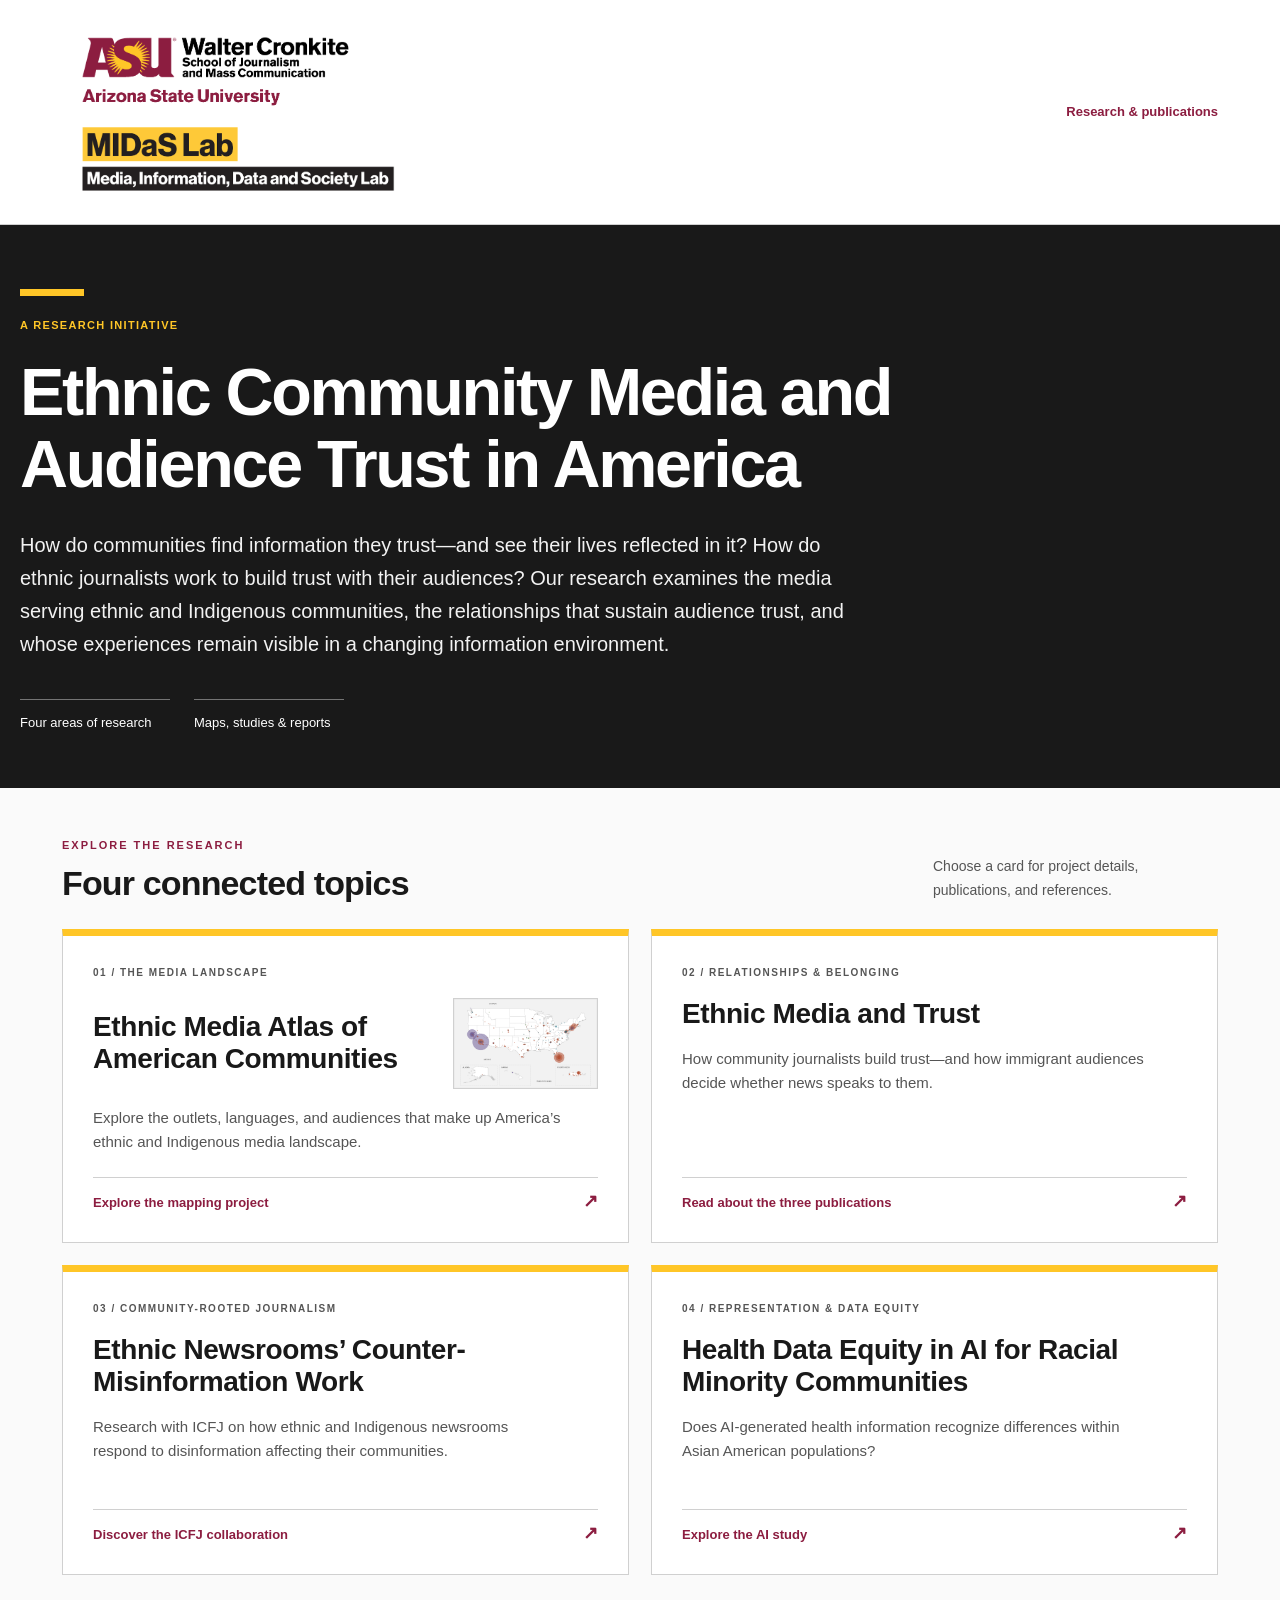
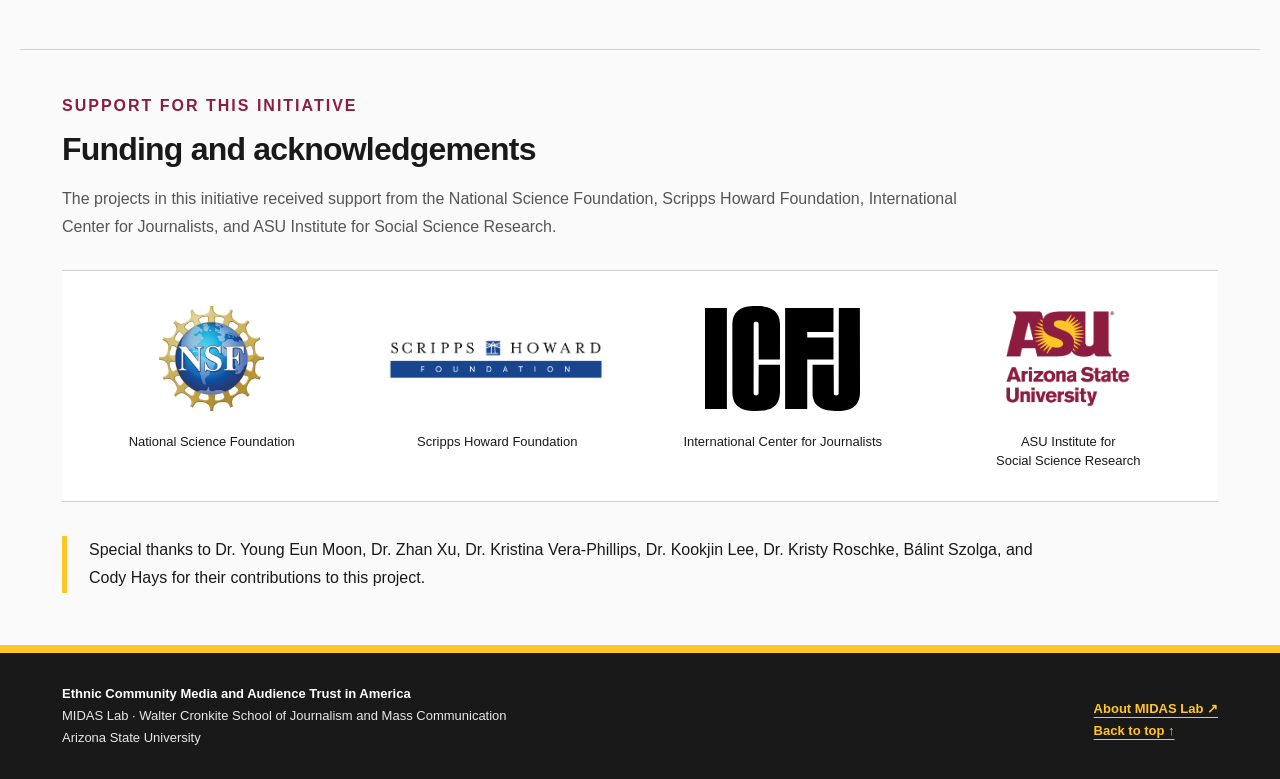
<file: index.html>
<!doctype html>
<html lang="en">
<head>
  <meta charset="utf-8">
  <meta name="viewport" content="width=device-width, initial-scale=1">
  <title>Ethnic Community Media and Audience Trust in America | MIDAS Lab</title>
  <meta name="description" content="MIDAS Lab research on ethnic and Indigenous media, audience trust, countering disinformation, and equity in AI health information.">
  <style>
    :root{--ink:#18343b;--muted:#52666a;--paper:#f7f8f5;--white:#fff;--line:#d8e1da;--accent:#ad5138;--mint:#e9efe7}
    *{box-sizing:border-box}html{scroll-behavior:smooth;scroll-padding-top:24px}body{margin:0;background:var(--paper);color:var(--ink);font:17px/1.7 -apple-system,BlinkMacSystemFont,"Segoe UI",sans-serif}a{color:#24685f;text-underline-offset:4px}a:hover{color:var(--accent)}a:focus-visible{outline:3px solid #d1a348;outline-offset:5px}h1,h2,h3,p,figure{margin:0}h1,h2,h3{font-family:Georgia,"Times New Roman",serif;font-weight:400;line-height:1.14}h1{font-size:clamp(42px,5.2vw,76px);letter-spacing:-2px;max-width:1020px}h2{font-size:clamp(32px,3.3vw,46px);letter-spacing:-1px}h3{font-size:25px;line-height:1.25}p+p{margin-top:15px}.shell{max-width:1240px;padding:0 42px;margin:auto}
    .masthead{border-bottom:1px solid #ffffff25;padding:22px 0}.masthead .shell{display:flex;align-items:center;justify-content:space-between;gap:24px}.brand{font-size:18px;font-weight:750;letter-spacing:2px}.affiliation{font-size:12px;line-height:1.55;text-align:right;max-width:340px;color:#c7d7d4}.top{background:#16343b;color:#fff}.eyebrow{text-transform:uppercase;letter-spacing:2px;font-size:11px;font-weight:750}.hero{padding:64px 0 54px}.hero .eyebrow{color:#e2b681;margin-bottom:22px}.hero .intro{font-size:20px;line-height:1.65;color:#d5e2de;max-width:850px;margin-top:28px}.hero-bottom{margin-top:38px;display:flex;gap:24px;align-items:center;color:#bbcfca;font-size:13px}.hero-bottom span{border-top:1px solid #69817e;padding-top:12px;min-width:150px}.topic-nav{border-bottom:1px solid var(--line);background:#edf1eb}.topic-nav .shell{display:grid;grid-template-columns:repeat(4,1fr)}.topic-nav a{text-decoration:none;color:var(--ink);font-size:14px;padding:22px 16px;border-right:1px solid var(--line);line-height:1.4}.topic-nav a:first-child{padding-left:0}.topic-nav a:last-child{border-right:0}.topic-nav b{display:block;font-size:10px;letter-spacing:1.5px;color:var(--accent);margin-bottom:5px}
    main{padding-bottom:60px}.topic{padding:66px 0;border-bottom:1px solid var(--line)}.section-top{display:grid;grid-template-columns:60px 1fr;gap:18px}.number{font-family:Georgia,serif;font-size:24px;color:var(--accent);padding-top:6px}.section-heading .eyebrow{color:var(--muted);margin-bottom:13px}.lead{font-size:18px;color:var(--muted);max-width:870px;margin-top:22px}.atlas-layout{display:grid;grid-template-columns:.85fr 1.3fr;gap:38px;margin:30px 0 0 78px;align-items:center}.atlas-copy p{font-size:16px;color:var(--muted)}.button{display:inline-block;background:var(--ink);border:1px solid var(--ink);color:#fff;padding:11px 19px;text-decoration:none;font-size:14px;font-weight:650;border-radius:3px;margin-top:23px}.button:hover{background:#285951;color:#fff}.map-frame{display:block;border:1px solid var(--line);border-radius:6px;overflow:hidden;background:#edf2ed}.map-frame img{display:block;width:100%;height:auto}figcaption{font-size:11px;color:var(--muted);line-height:1.5;margin-top:9px}.meta{font-size:11px;text-transform:uppercase;letter-spacing:1.2px;color:var(--accent);font-weight:750;margin-bottom:13px}.publications{margin:34px 0 0 78px;display:grid;gap:18px}.publication{background:var(--white);border:1px solid var(--line);border-radius:5px;padding:28px 30px}.publication p{color:var(--muted);font-size:16px;margin-top:15px}.links{display:flex;gap:20px;flex-wrap:wrap;margin-top:18px;font-size:14px;font-weight:650}.citation{margin-top:22px;padding-top:18px;border-top:1px solid var(--line)}.citation-label{font-size:10px;letter-spacing:1.5px;text-transform:uppercase;color:var(--muted);font-weight:750}.publication .reference{font-size:13px;line-height:1.75;color:#4c5e62;margin-top:8px;overflow-wrap:anywhere;padding-left:18px;text-indent:-18px}.publication .note{font-size:12px;margin-top:12px}.wide-summary{max-width:900px}.topic-note{font-size:13px;color:var(--muted);margin:22px 0 0 78px}.footer{background:#e9eee7;padding:30px 0;color:var(--muted);font-size:13px}.footer .shell{display:flex;justify-content:space-between;gap:30px}.footer a{font-weight:650}.footer strong{color:var(--ink)}
    @media(max-width:780px){.shell{padding:0 24px}.hero{padding:44px 0}.affiliation{max-width:230px;font-size:10px}.hero .intro{font-size:18px}h1{letter-spacing:-1px}.topic-nav .shell{grid-template-columns:1fr 1fr}.topic-nav a{padding:17px 12px!important;border-bottom:1px solid var(--line)}.topic-nav a:nth-child(2){border-right:0}.topic-nav a:nth-child(n+3){border-bottom:0}.topic{padding:42px 0}.section-top{grid-template-columns:36px 1fr;gap:12px}.number{font-size:20px}.atlas-layout{grid-template-columns:1fr;gap:24px;margin-left:48px}.atlas-layout figure{grid-row:1}.publications,.topic-note{margin-left:48px}.publication{padding:23px}.footer .shell{flex-direction:column;gap:12px}.lead{font-size:16px}}
    @media(max-width:450px){.shell{padding:0 20px}.masthead .shell{align-items:flex-start}.affiliation{max-width:175px}.brand{font-size:15px;white-space:nowrap}.hero-bottom{gap:15px;flex-wrap:wrap}.hero-bottom span{min-width:100px}.atlas-layout,.publications,.topic-note{margin-left:0}.publication{padding:22px 20px}h3{font-size:23px}.topic-nav a{font-size:12px}.lead{margin-top:17px}}
    @media(prefers-reduced-motion:reduce){html{scroll-behavior:auto}}@media print{.top{background:white;color:var(--ink)}.hero .intro,.hero .eyebrow,.affiliation{color:var(--muted)}.topic-nav{display:none}.topic{break-inside:avoid}.publication{break-inside:avoid}.shell{padding:0 15px}.hero{padding:30px 0}h1{font-size:40px}}
  
/* Supplied ASU Cronkite / MIDaS Lab identity. */
.lab-masthead{background:#fff;border-bottom:1px solid #d6dfdb;color:#172f36}.lab-masthead-inner{max-width:1240px;margin:auto;padding:12px 42px;display:flex;align-items:center;justify-content:space-between;gap:28px}.lab-logo-link{display:block;flex:0 1 300px}.lab-logo{display:block;width:300px;max-width:100%;height:auto}.lab-home-link{font-size:13px;line-height:1.5;color:#24685f;text-decoration:none;max-width:270px;text-align:right}.lab-home-link:hover{text-decoration:underline}@media(max-width:600px){.lab-masthead-inner{padding:10px 20px;gap:12px}.lab-logo-link{flex-basis:230px}.lab-logo{width:230px}.lab-home-link{max-width:105px;font-size:11px}}@media(max-width:380px){.lab-masthead-inner{flex-wrap:wrap}.lab-home-link{max-width:none;text-align:left;margin-bottom:7px}}

/* Topic cards and their project detail panels. */
.research-index{padding:48px 0 54px}.index-heading{display:flex;align-items:end;justify-content:space-between;gap:30px;margin-bottom:26px}.index-heading .eyebrow{color:var(--accent);margin-bottom:10px}.index-heading h2{font-size:34px}.index-heading>p{font-size:14px;color:var(--muted);max-width:285px}.topic-cards{display:grid;grid-template-columns:repeat(2,minmax(0,1fr));gap:22px}.topic-card{display:flex;flex-direction:column;position:relative;text-decoration:none;color:var(--ink);background:#fff;border:1px solid var(--line);border-top:4px solid #668a7b;border-radius:7px;padding:28px 30px;min-height:310px;transition:box-shadow .18s,border-color .18s,transform .18s}.topic-card:nth-child(2){border-top-color:#b47749}.topic-card:nth-child(3){border-top-color:#667b9a}.topic-card:nth-child(4){border-top-color:#96815b}.topic-card:hover{color:var(--ink);transform:translateY(-3px);box-shadow:0 10px 26px #18343b12}.topic-card[aria-expanded="true"]{background:#eef3ed;border-color:#4d7769;box-shadow:0 0 0 1px #4d7769}.card-meta{display:block;text-transform:uppercase;font-size:10px;font-weight:750;letter-spacing:1.5px;color:var(--muted);margin-bottom:17px}.topic-card h3{font-size:29px;letter-spacing:-.4px}.topic-card>p{font-size:15px;color:var(--muted);line-height:1.6;margin-top:17px;margin-bottom:23px;max-width:470px}.card-action{display:flex;justify-content:space-between;gap:16px;border-top:1px solid var(--line);padding-top:14px;margin-top:auto;font-size:13px;color:#24685f;font-weight:650}.card-action>span{font-size:18px;line-height:1}.card-overview{display:grid;grid-template-columns:1fr 145px;gap:20px;align-items:center}.card-overview img{display:block;width:100%;height:auto;border-radius:4px;border:1px solid var(--line)}.detail-toolbar{border-top:1px solid var(--line);padding-top:28px;align-items:center;justify-content:space-between;gap:20px}.detail-toolbar:not([hidden]){display:flex}.detail-toolbar button{font:600 14px/1.5 inherit;font-family:inherit;font-size:14px;cursor:pointer;color:#24685f;background:white;border:1px solid #aabcb9;border-radius:4px;padding:10px 16px}.detail-toolbar button:focus-visible{outline:3px solid #d1a348;outline-offset:4px}.detail-toolbar>span{font-size:12px;color:var(--muted)}.cards-enabled .topic{padding-top:36px}.topic[hidden]{display:none}.cards-enabled main{padding-bottom:20px}.topic h2:focus{outline:none}
@media(max-width:900px){.card-overview{grid-template-columns:1fr}.card-overview img{width:145px}.topic-card{padding:25px}.topic-card h3{font-size:27px}}
@media(max-width:650px){.topic-cards{grid-template-columns:1fr;gap:18px}.topic-card{min-height:0;padding:25px}.topic-card h3{font-size:28px}.index-heading{display:block}.index-heading>p{margin-top:16px;max-width:none}.research-index{padding:36px 0}.card-overview{grid-template-columns:1fr 110px;gap:14px}.card-overview img{width:110px}.atlas-card h3{font-size:25px}.detail-toolbar>span{display:none}}
@media(max-width:360px){.card-overview{grid-template-columns:1fr}.card-overview img{width:160px}}
@media(prefers-reduced-motion:reduce){.topic-card{transition:none}.topic-card:hover{transform:none}}@media print{.research-index,.detail-toolbar:not([hidden]){display:none}.topic[hidden]{display:block!important}}

/* Homepage acknowledgement and logo sizing. */
.initiative-index .lab-logo-link{flex-basis:360px}.initiative-index .lab-logo{width:360px}
.acknowledgements{padding-top:42px;padding-bottom:52px;border-top:1px solid #d0d0d0}.acknowledgements h2{font-size:32px;margin:0 0 18px}.acknowledgements>.eyebrow{color:#8c1d40;margin-bottom:12px}.acknowledgements>p{font-size:16px;max-width:900px;color:#555}.supporter-logos{display:grid;grid-template-columns:repeat(4,minmax(0,1fr));gap:30px;margin:30px 0 34px;background:#fff;padding:30px 22px;border-top:1px solid #d0d0d0;border-bottom:1px solid #d0d0d0}.supporter{display:flex;flex-direction:column;align-items:center;text-align:center;text-decoration:none;color:#191919;font-size:13px;line-height:1.45;gap:16px}.supporter:hover{color:#8c1d40;text-decoration:underline}.supporter-art{height:116px;width:100%;display:flex;align-items:center;justify-content:center}.supporter-art img{display:block;max-height:105px;max-width:100%;width:auto;height:auto}.supporter--scripps img{width:240px}.supporter--icfj img{max-height:105px}.supporter--asu img{max-height:96px}.acknowledgements .special-thanks{color:#191919;font-size:16px;line-height:1.8;max-width:1000px;border-left:5px solid #ffc627;padding-left:22px;margin-top:0}
@media(max-width:700px){.supporter-logos{grid-template-columns:repeat(2,minmax(0,1fr));gap:30px 24px}.acknowledgements h2{font-size:28px}}
@media(max-width:600px){.initiative-index .lab-logo-link{flex-basis:280px}.initiative-index .lab-logo{width:280px}.initiative-index .lab-masthead .lab-home-link{display:none}.acknowledgements{padding-top:30px;padding-bottom:36px}.supporter-logos{padding:24px 12px;gap:26px 18px}.supporter-art{height:100px}.supporter-art img{max-height:92px}.supporter--asu img{max-height:88px}.supporter{font-size:12px}.acknowledgements .special-thanks{padding-left:16px;font-size:15px}}
</style>
<link rel="stylesheet" href="asu-brand.css">
</head>
<body class="initiative-index">
  <header class="top">
    <div class="lab-masthead"><div class="lab-masthead-inner"><a class="lab-logo-link" href="https://cronkite.asu.edu/about/centers-and-institutes/midas-lab" aria-label="About MIDaS Lab at ASU Cronkite"><img class="lab-logo" src="midas-lab-logo.png" alt="Arizona State University, Walter Cronkite School of Journalism and Mass Communication; MIDaS Lab — Media, Information, Data and Society Lab" width="1013" height="563"></a><span class="lab-home-link">Research &amp; publications</span></div></div>
    <div class="shell hero">
      <p class="eyebrow">A research initiative</p>
      <h1>Ethnic Community Media and Audience Trust in America</h1>
      <p class="intro">How do communities find information they trust—and see their lives reflected in it? How do ethnic journalists work to build trust with their audiences? Our research examines the media serving ethnic and Indigenous communities, the relationships that sustain audience trust, and whose experiences remain visible in a changing information environment.</p>
      <div class="hero-bottom"><span>Four areas of research</span><span>Maps, studies &amp; reports</span></div>
    </div>
  </header>
  <main class="shell">
    <div class="research-index" id="research-topics">
      <div class="index-heading"><div><p class="eyebrow">Explore the research</p><h2>Four connected topics</h2></div><p>Choose a card for project details, publications, and references.</p></div>
      <div class="topic-cards" aria-label="Research topics">
        <a class="topic-card atlas-card" href="#atlas" aria-controls="atlas"><span class="card-meta">01 / The media landscape</span><div class="card-overview"><h3>Ethnic Media Atlas of American Communities</h3><img src="atlas-map.png" alt="" width="2200" height="1360"></div><p>Explore the outlets, languages, and audiences that make up America’s ethnic and Indigenous media landscape.</p><span class="card-action">Explore the mapping project <span aria-hidden="true">↗</span></span></a>
        <a class="topic-card" href="#trust" aria-controls="trust"><span class="card-meta">02 / Relationships &amp; belonging</span><h3>Ethnic Media and Trust</h3><p>How community journalists build trust—and how immigrant audiences decide whether news speaks to them.</p><span class="card-action">Read about the three publications <span aria-hidden="true">↗</span></span></a>
        <a class="topic-card" href="#counter-misinformation" aria-controls="counter-misinformation"><span class="card-meta">03 / Community-rooted journalism</span><h3>Ethnic Newsrooms’ Counter-Misinformation Work</h3><p>Research with ICFJ on how ethnic and Indigenous newsrooms respond to disinformation affecting their communities.</p><span class="card-action">Discover the ICFJ collaboration <span aria-hidden="true">↗</span></span></a>
        <a class="topic-card" href="#health-ai" aria-controls="health-ai"><span class="card-meta">04 / Representation &amp; data equity</span><h3>Health Data Equity in AI for Racial Minority Communities</h3><p>Does AI-generated health information recognize differences within Asian American populations?</p><span class="card-action">Explore the AI study <span aria-hidden="true">↗</span></span></a>
      </div>
    </div>
    <div class="detail-toolbar" hidden><button type="button" id="close-topic">← Back to topic cards</button><span>Project details &amp; publications</span></div>
    <section class="topic" id="atlas" aria-labelledby="atlas-title">
      <div class="section-top"><span class="number" aria-hidden="true">01</span><div class="section-heading"><p class="eyebrow">The media landscape</p><h2 id="atlas-title">Ethnic Media Atlas of American Communities</h2><p class="lead">An interactive view of the outlets connecting ethnic and Indigenous communities across the United States.</p></div></div>
      <div class="atlas-layout"><div class="atlas-copy"><p>The atlas brings together outlet locations, community and language categories, and Facebook audience information. Explore the map by state, community, or language, compare audience size and followers relative to city population, and browse the outlet directory.</p><p>Summary charts, the downloadable dataset, and a description of how we built it accompany the map.</p><a class="button" href="mapping-ethnic-media-2025.html">Explore the interactive atlas <span aria-hidden="true">↗</span></a></div>
      <figure><a class="map-frame" href="mapping-ethnic-media-2025.html" aria-label="Open the interactive Ethnic Media Atlas"><img src="atlas-map.png" alt="Map of the United States showing ethnic and Indigenous media outlet locations as colored circles of different sizes." width="2200" height="1360"></a><figcaption>A snapshot of the atlas. Circle colors distinguish community groups; circle areas represent Facebook follower counts. Open the atlas to filter outlets and change the audience measure.</figcaption></figure></div>
    </section>
    <section class="topic" id="trust" aria-labelledby="trust-title">
      <div class="section-top"><span class="number" aria-hidden="true">02</span><div class="section-heading"><p class="eyebrow">Relationships &amp; belonging</p><h2 id="trust-title">Ethnic Media and Trust</h2><p class="lead">These studies examine trust from both sides of the newsroom–audience relationship: how journalists make their reporting relevant to community life, and how immigrant audiences decide whether news speaks to them.</p></div></div>
      <div class="publications">
        <article class="publication"><div class="meta">Journal article · 2026 · Journalism Practice</div><h3>Credible, but Not for Me</h3><p>Interviews with 22 Chinese, Korean, and Filipino immigrants reveal an ambivalent relationship with U.S. news: participants can see it as credible while also finding it alienating or propagandistic. The study examines how belonging and personal relevance shape trust and the turn toward alternative news sources.</p><div class="links"><a href="25_JP_Credible%20%20but%20Not%20for%20Me%20%20Immigrant%20Folk%20Theories%20of%20News%20Trust%20in%20Chinese%20%20Korean%20%20and%20Filipino%20Communities%20in%20the%20US.pdf">Read the article (PDF)</a><a href="https://doi.org/10.1080/17512786.2024.2340526">Publisher page</a></div><div class="citation"><div class="citation-label">APA reference</div><p class="reference">Kwon, H., Vera-Phillips, K., Moon, Y. E., Shao, C., &amp; Xu, W. W. (2026). Credible, but not for me: Immigrant folk theories of news trust in Chinese, Korean, and Filipino communities in the US. <em>Journalism Practice, 20</em>(1), 235–255. <a href="https://doi.org/10.1080/17512786.2024.2340526">https://doi.org/10.1080/17512786.2024.2340526</a></p><p class="note">Published online in 2024; the reference follows the 2026 volume and issue shown in the supplied article.</p></div></article>
        <article class="publication"><div class="meta">Journal article · 2026 · Journalism &amp; Mass Communication Quarterly</div><h3>Contextualizing Trust: Geo-Ethnic Media, Relatable Storytelling, and Audience Trust</h3><p>Drawing on interviews with 38 journalists, this study identifies three principles of trust-building: reporting from within, narrative stewardship, and reporting with cultural consciousness. It proposes “relatable journalism,” in which journalists and audiences recognize a shared sense of belonging.</p><div class="links"><a href="26%20JMCQ_ethnicmediatrust.pdf">Read the article (PDF)</a><a href="https://doi.org/10.1177/10776990261416899">Publisher page</a></div><div class="citation"><div class="citation-label">APA reference</div><p class="reference">Moon, Y. E., Hays, C., Xu, Z., Roschke, K., &amp; Kwon, K. H. (2026). Contextualizing trust: Geo-ethnic media, relatable storytelling, and audience trust. <em>Journalism &amp; Mass Communication Quarterly.</em> Advance online publication. <a href="https://doi.org/10.1177/10776990261416899">https://doi.org/10.1177/10776990261416899</a></p></div></article>
        <article class="publication"><div class="meta">MIDAS Lab report · 2024</div><h3>Blurred Lines: When Immigrants Conflate News Stories and Propaganda</h3><p>This public-facing report translates the immigrant interview research into recommendations for newsrooms. It explains why some Asian immigrant participants interpret U.S. coverage as propaganda and calls for reporting that better reflects their experiences, information needs, and perspectives on international affairs.</p><div class="links"><a href="2024_MIDAS%20Report_Asian%20Immigrant%20and%20propaganda.pdf">Read the report (PDF)</a><a href="https://doi.org/10.6084/m9.figshare.25122341">Report record</a></div><div class="citation"><div class="citation-label">APA reference · following the report’s recommended author</div><p class="reference">Media Information, Data and Society (MIDaS) Lab. (2024, January). <em>Blurred lines: When immigrants conflate news stories and propaganda.</em> <a href="https://doi.org/10.6084/m9.figshare.25122341">https://doi.org/10.6084/m9.figshare.25122341</a></p><p class="note">Prepared by Kristina Vera-Phillips. This report draws on the same 22-interview study discussed in “Credible, but Not for Me.”</p></div></article>
      </div>
    </section>
    <section class="topic" id="counter-misinformation" aria-labelledby="newsroom-title">
      <div class="section-top"><span class="number" aria-hidden="true">03</span><div class="section-heading"><p class="eyebrow">Community-rooted journalism</p><h2 id="newsroom-title">Ethnic Newsrooms’ Counter-Misinformation Work</h2><p class="lead">How do newsrooms respond when false claims target the very communities they serve? This collaboration with the International Center for Journalists (ICFJ) examines the work of ethnic and Indigenous media around the 2024 U.S. presidential election.</p></div></div>
      <div class="publications"><article class="publication"><div class="meta">Research report · October 2025 · In collaboration with ICFJ</div><h3>Disarming Disinformation: United States</h3><p>The report combines five outlet case studies, 45 journalist interviews, analysis of news and social media content, and a survey of 1,020 U.S. adults. It examines community-based responses to disinformation, including culturally informed reporting and efforts to address false narratives across languages and platforms. Its 22 recommendations identify actions for newsrooms and organizations supporting journalism.</p><p>The case studies feature ICT, New York Amsterdam News, The Haitian Times, Telemundo Yuma, and Phoenix North America Chinese Channel.</p><div class="links"><a href="25%20ICFJ_Disarming%20Disinformation%20Research_United%20States%20Case%20Study.pdf">Read the report (PDF)</a><a href="https://www.icfj.org/disarming-disinformation-research-united-states-case-study">Explore the ICFJ collaboration</a></div><div class="citation"><div class="citation-label">Suggested citation · APA style</div><p class="reference">Kwon, K. H., Moon, Y. E., Posetti, J., Shabbir, N., Williams, K., Aboulez, N., Ejaz, W., Oates, S., Li, W.-P., Hassan, N., &amp; Flores, A. (2025). <em>Disarming disinformation: United States</em> (J. Posetti, N. Shabbir, &amp; K. Williams, Eds.). International Center for Journalists. <a href="https://www.icfj.org/disarming-disinformation-research-united-states-case-study">https://www.icfj.org/disarming-disinformation-research-united-states-case-study</a></p></div></article></div>
    </section>
    <section class="topic" id="health-ai" aria-labelledby="health-title">
      <div class="section-top"><span class="number" aria-hidden="true">04</span><div class="section-heading"><p class="eyebrow">Representation in emerging information systems</p><h2 id="health-title">Health Data Equity in AI for Racial Minority Communities</h2><p class="lead">Broad racial categories can obscure differences in health needs. This study asks whether AI-generated health information recognizes those differences, focusing on the diversity within Asian American populations.</p></div></div>
      <div class="publications"><article class="publication"><div class="meta">Conference article · 2025 · AIES</div><h3>Disaggregated Health Data in LLMs: Evaluating Data Equity in the Context of Asian American Representation</h3><p>The researchers evaluated GPT-3.5 responses for 21 Asian American subgroups, comparing the diversity and accuracy of the health information it produced. The study finds uneven representation and gaps in subgroup-specific health concerns, pointing to the need for more precise prompts and better integration of authoritative health data. The findings concern the model and data collection period studied, rather than all AI systems.</p><div class="links"><a href="25.%20Data%20disaggregation%20in%20LLM.pdf">Read the article (PDF)</a><a href="https://ojs.aaai.org/index.php/AIES/article/view/36549">Conference publication</a></div><div class="citation"><div class="citation-label">APA reference</div><p class="reference">Balasuriya Mudiyanselage, U., Jayprakash, B., Lee, K., &amp; Kwon, K. H. (2025). Disaggregated health data in LLMs: Evaluating data equity in the context of Asian American representation. <em>Proceedings of the AAAI/ACM Conference on AI, Ethics, and Society, 8</em>(1), 292–303. <a href="https://doi.org/10.1609/aies.v8i1.36549">https://doi.org/10.1609/aies.v8i1.36549</a></p></div></article></div>
    </section>
  </main>
  <section class="acknowledgements shell" id="acknowledgements" aria-labelledby="acknowledgements-title">
    <p class="eyebrow">Support for this initiative</p>
    <h2 id="acknowledgements-title">Funding and acknowledgements</h2>
    <p>The projects in this initiative received support from the National Science Foundation, Scripps Howard Foundation, International Center for Journalists, and ASU Institute for Social Science Research.</p>
    <div class="supporter-logos" aria-label="Supporting organizations">
      <a class="supporter supporter--nsf" href="https://www.nsf.gov/"><span class="supporter-art"><img src="national-science-foundation.png" alt="National Science Foundation logo" width="320" height="320" loading="lazy"></span><span>National Science Foundation</span></a>
      <a class="supporter supporter--scripps" href="https://scripps.com/fund/"><span class="supporter-art"><img src="scripps-howard-foundation.png" alt="Scripps Howard Foundation logo" loading="lazy"></span><span>Scripps Howard Foundation</span></a>
      <a class="supporter supporter--icfj" href="https://www.icfj.org/"><span class="supporter-art"><img src="international-center-for-journalists.svg" alt="International Center for Journalists logo" loading="lazy"></span><span>International Center for Journalists</span></a>
      <a class="supporter supporter--asu" href="https://issr.asu.edu/"><span class="supporter-art"><img src="arizona-state-university.png" alt="Arizona State University logo" width="303" height="234" loading="lazy"></span><span>ASU Institute for<br>Social Science Research</span></a>
    </div>
    <p class="special-thanks">Special thanks to Dr. Young Eun Moon, Dr. Zhan Xu, Dr. Kristina Vera-Phillips, Dr. Kookjin Lee, Dr. Kristy Roschke, Bálint Szolga, and Cody Hays for their contributions to this project.</p>
  </section>
  <footer class="footer"><div class="shell"><p><strong>Ethnic Community Media and Audience Trust in America</strong><br>MIDAS Lab · Walter Cronkite School of Journalism and Mass Communication<br>Arizona State University</p><p><a href="https://cronkite.asu.edu/about/centers-and-institutes/midas-lab">About MIDAS Lab ↗</a><br><a href="#">Back to top ↑</a></p></div></footer>

<script>
(() => {
  const cards = Array.from(document.querySelectorAll('.topic-card'));
  const topics = Array.from(document.querySelectorAll('main > .topic'));
  const toolbar = document.querySelector('.detail-toolbar');
  const close = document.getElementById('close-topic');
  let activeCard;
  document.body.classList.add('cards-enabled');
  function showTopic(id, navigate = false) {
    const topic = topics.find(section => section.id === id);
    topics.forEach(section => { section.hidden = section !== topic; });
    cards.forEach(card => card.setAttribute('aria-expanded', String(card.getAttribute('aria-controls') === topic?.id)));
    toolbar.hidden = !topic;
    activeCard = cards.find(card => card.getAttribute('aria-controls') === topic?.id);
    if (topic && navigate) {
      const heading = topic.querySelector('h2');
      heading.tabIndex = -1;
      heading.focus({preventScroll:true});
      toolbar.scrollIntoView({block:'start'});
    }
  }
  cards.forEach(card => card.addEventListener('click', event => {
    if (event.metaKey || event.ctrlKey || event.shiftKey || event.altKey) return;
    event.preventDefault();
    const id = card.getAttribute('aria-controls');
    if (location.hash !== '#' + id) history.pushState(null, '', '#' + id);
    showTopic(id, true);
  }));
  close.addEventListener('click', () => {
    const previous = activeCard;
    history.pushState(null, '', location.pathname + location.search);
    showTopic('');
    previous?.focus({preventScroll:true});
    document.getElementById('research-topics').scrollIntoView({block:'start'});
  });
  window.addEventListener('popstate', () => showTopic(location.hash.slice(1), !!location.hash));
  window.addEventListener('hashchange', () => showTopic(location.hash.slice(1), !!location.hash));
  showTopic(location.hash.slice(1), !!location.hash);
})();
</script>
</body>
</html>
</file>
<file: asu-brand.css>
/* ASU styling derived from the supplied Cronkite flyer and 2023 presentation
   templates, with web typography and colors checked against brandguide.asu.edu.
   Data visualization category colors remain distinct from interface colors. */
:root {
  --asu-maroon: #8c1d40;
  --asu-gold: #ffc627;
  --asu-black: #191919;
  --asu-gray: #747474;
  --ink: #191919;
  --muted: #555;
  --paper: #fafafa;
  --line: #d0d0d0;
  --accent: #8c1d40;
  --mint: #f2f2f2;
}
body { background: var(--paper); color: var(--ink); font-family: Arial, Helvetica, sans-serif; }
h1, h2, h3, .hero h1, .hero-stat b, .group-total strong,
.number, .section-num, .citation {
  font-family: Arial, Helvetica, sans-serif;
}
h1, h2, h3, .hero h1 { font-weight: 700; color: inherit; }
h1, .hero h1 { letter-spacing: -.035em; line-height: 1.08; }
h2 { letter-spacing: -.025em; }
a, .lab-home-link { color: var(--asu-maroon); }
a:hover { color: #64152e; }
a:focus-visible, button:focus-visible, input:focus-visible,
select:focus-visible, summary:focus-visible {
  outline: 3px solid var(--asu-maroon); outline-offset: 4px;
}
.lab-masthead { color: var(--asu-black); background: #fff; border-bottom: 1px solid #d0d0d0; }
.lab-masthead-inner { padding-top: 12px; padding-bottom: 12px; }
.lab-logo { height: auto; }
.lab-home-link { font-weight: 700; }
header, .top { color: #fff; background: var(--asu-black); }
.hero { position: relative; }
.hero h1 { max-width: 1040px; }
.hero .eyebrow { color: var(--asu-gold); letter-spacing: .12em; }
.hero .eyebrow::before { content: ''; display: block; width: 64px; height: 7px; background: var(--asu-gold); margin-bottom: 20px; }
.hero p, .hero .intro, .hero-stat span { color: #f2f2f2; }
.hero-bottom { color: #fff; }
.hero-bottom span, .hero-stat { border-color: #747474; }
.hero-stat b { font-weight: 700; color: var(--asu-gold); }
nav[aria-label="Page sections"] { background: var(--asu-black); }
nav[aria-label="Page sections"] a { color: #fff; border-bottom: 3px solid transparent; padding: 6px 0; }
nav[aria-label="Page sections"] a:hover { color: var(--asu-gold); border-bottom-color: var(--asu-gold); }
header a:focus-visible, .top a:focus-visible { outline-color: var(--asu-gold); }
header .lab-masthead a:focus-visible { outline-color: var(--asu-maroon); }
.section-num, .number, .meta, .index-heading .eyebrow { color: var(--asu-maroon); }
.section-num, .number { font-weight: 700; }
.section-heading .eyebrow, .card-meta { color: #555; }
.lead, .intro, .atlas-copy p, .topic-card > p { color: #555; }
.topic-card, .topic-card:nth-child(n) {
  color: var(--asu-black); background: #fff; border: 1px solid #d0d0d0;
  border-top: 7px solid var(--asu-gold); border-radius: 0;
}
.topic-card:hover { color: var(--asu-black); border-color: #747474; border-top-color: var(--asu-maroon); box-shadow: 0 5px 14px #00000014; }
.topic-card[aria-expanded="true"] { background: #fff; border-color: var(--asu-maroon); box-shadow: 0 0 0 2px var(--asu-maroon); }
.topic-card h3 { font-weight: 700; font-size: 28px; line-height: 1.15; }
.card-action { color: var(--asu-maroon); border-top-color: #d0d0d0; font-weight: 700; }
.card-overview img, .map-frame, .publication { border-radius: 0; border-color: #d0d0d0; }
.publication { border-left: 5px solid var(--asu-gold); }
.publication .reference { color: #484848; }
.publication .citation { border-left: 0; }
.citation { border-left-color: var(--asu-gold); }
.button, .download-button, .detail-toolbar button {
  color: #fff; background: var(--asu-maroon); border: 1px solid var(--asu-maroon);
  border-radius: 999px; padding: 12px 24px; font-family: Arial, Helvetica, sans-serif;
  font-weight: 700; line-height: 1.4; text-decoration: none;
}
.button:hover, .download-button:hover, .detail-toolbar button:hover { color: #fff; background: #64152e; border-color: #64152e; }
button, input, select { font-family: Arial, Helvetica, sans-serif; }
button { border-color: #747474; border-radius: 4px; }
button:hover { background: #f2f2f2; }
.tools > button, .pager button { border-radius: 999px; }
.field select, .field input { border-color: #747474; border-radius: 0; }
.note { background: #f2f2f2; border-left: 5px solid var(--asu-gold); }
.benchmark { border-left-color: var(--asu-gold); }
.bar-track { background: #e8e8e8; }
.map-wrap { background: #f2f2f2; }
.state { fill: #fff; stroke: #a8a8a8; }
.map-label { fill: #555; }
.inset { stroke: #aaa; }
.detail { background: #fff; border-color: #d0d0d0; }
summary::-webkit-details-marker { color: var(--asu-maroon); }
.directory-collapse > summary { color: var(--asu-black); border-top-color: #747474; }
footer, .footer { color: #e8e8e8; background: var(--asu-black); border-top: 8px solid var(--asu-gold); }
footer a, .footer a { color: var(--asu-gold); }
footer a:hover, .footer a:hover { color: #fff; }
footer strong, .footer strong { color: #fff; }
footer a:focus-visible, .footer a:focus-visible { outline-color: var(--asu-gold); }
@media (max-width: 650px) {
  .topic-card h3 { font-size: 27px; }
  .atlas-card h3 { font-size: 25px; }
  .hero h1 { overflow-wrap: anywhere; }
}
@media print {
  header, .top, footer, .footer { background: #fff; color: #191919; }
  .hero p, .hero .intro, .hero .eyebrow, .hero-stat span, .hero-stat b,
  .hero-bottom, footer strong, .footer strong { color: #191919; }
  footer a, .footer a { color: #8c1d40; }
}
</file>
